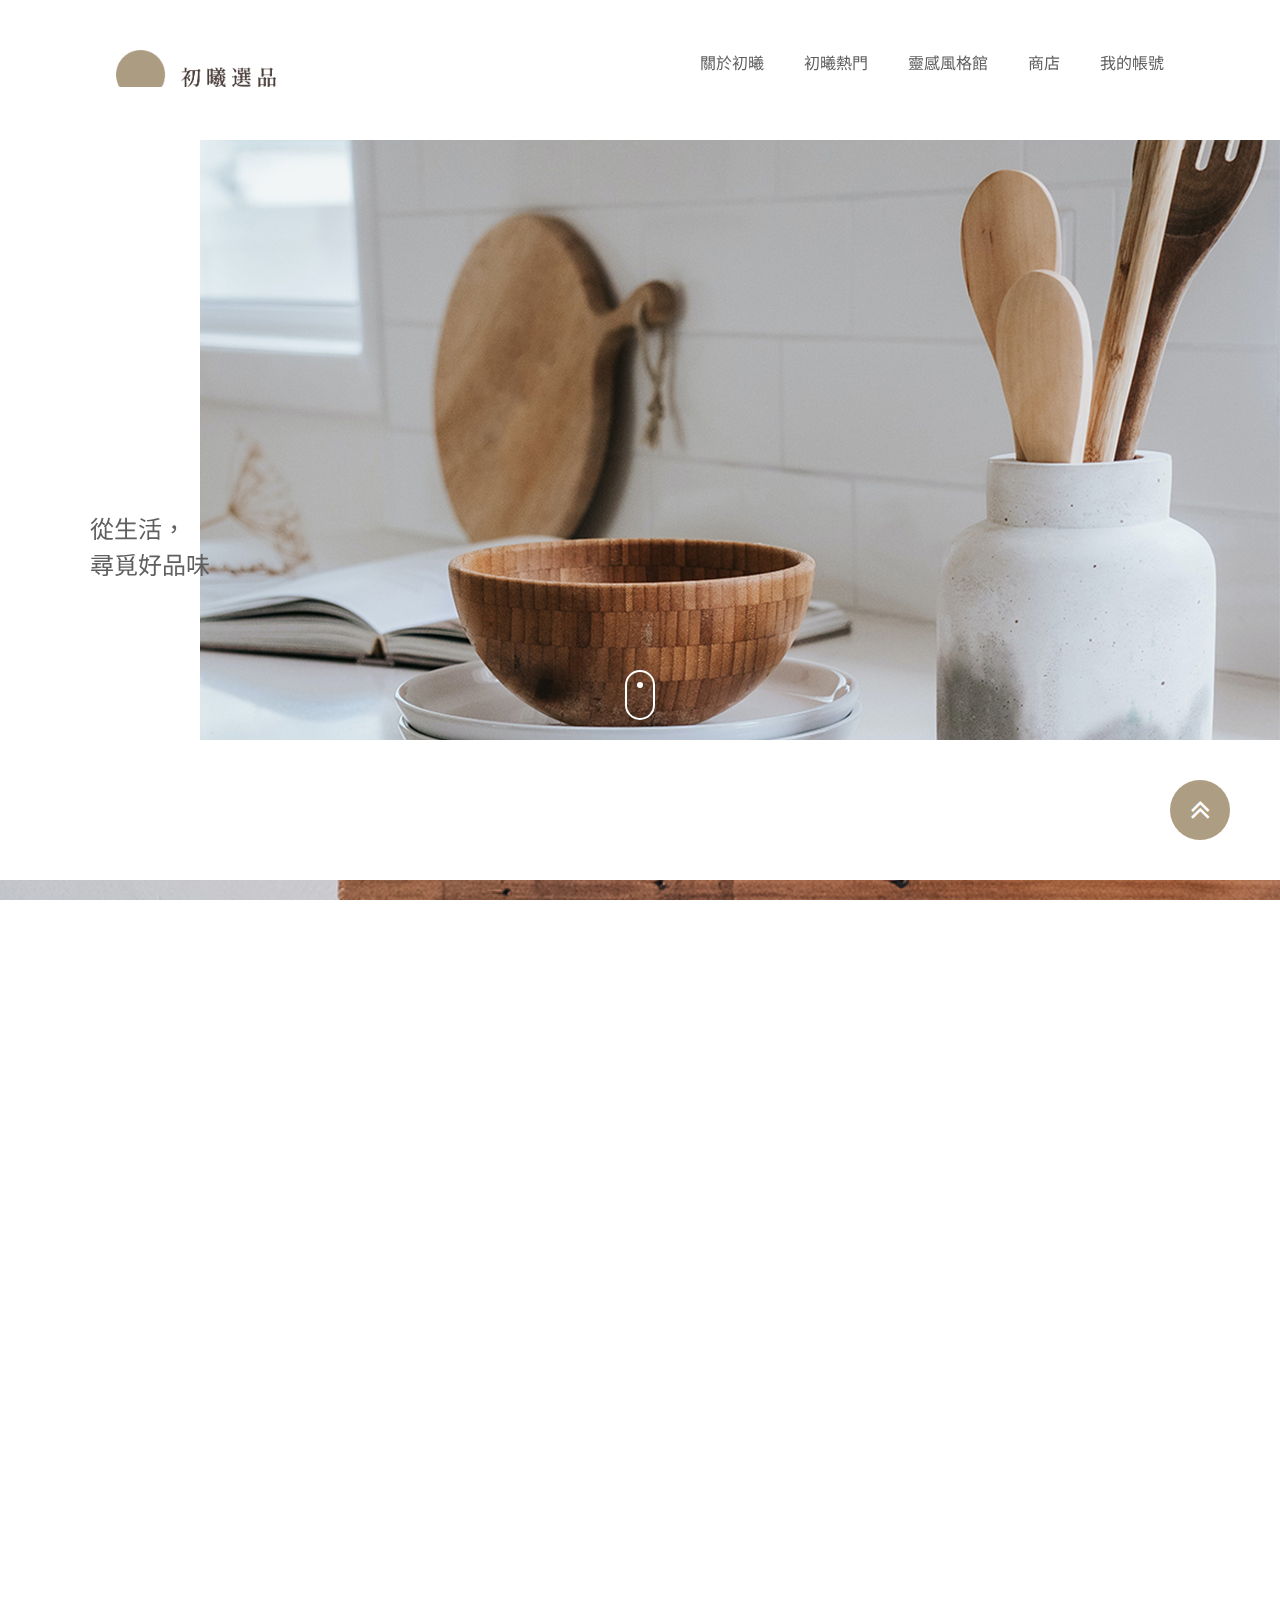
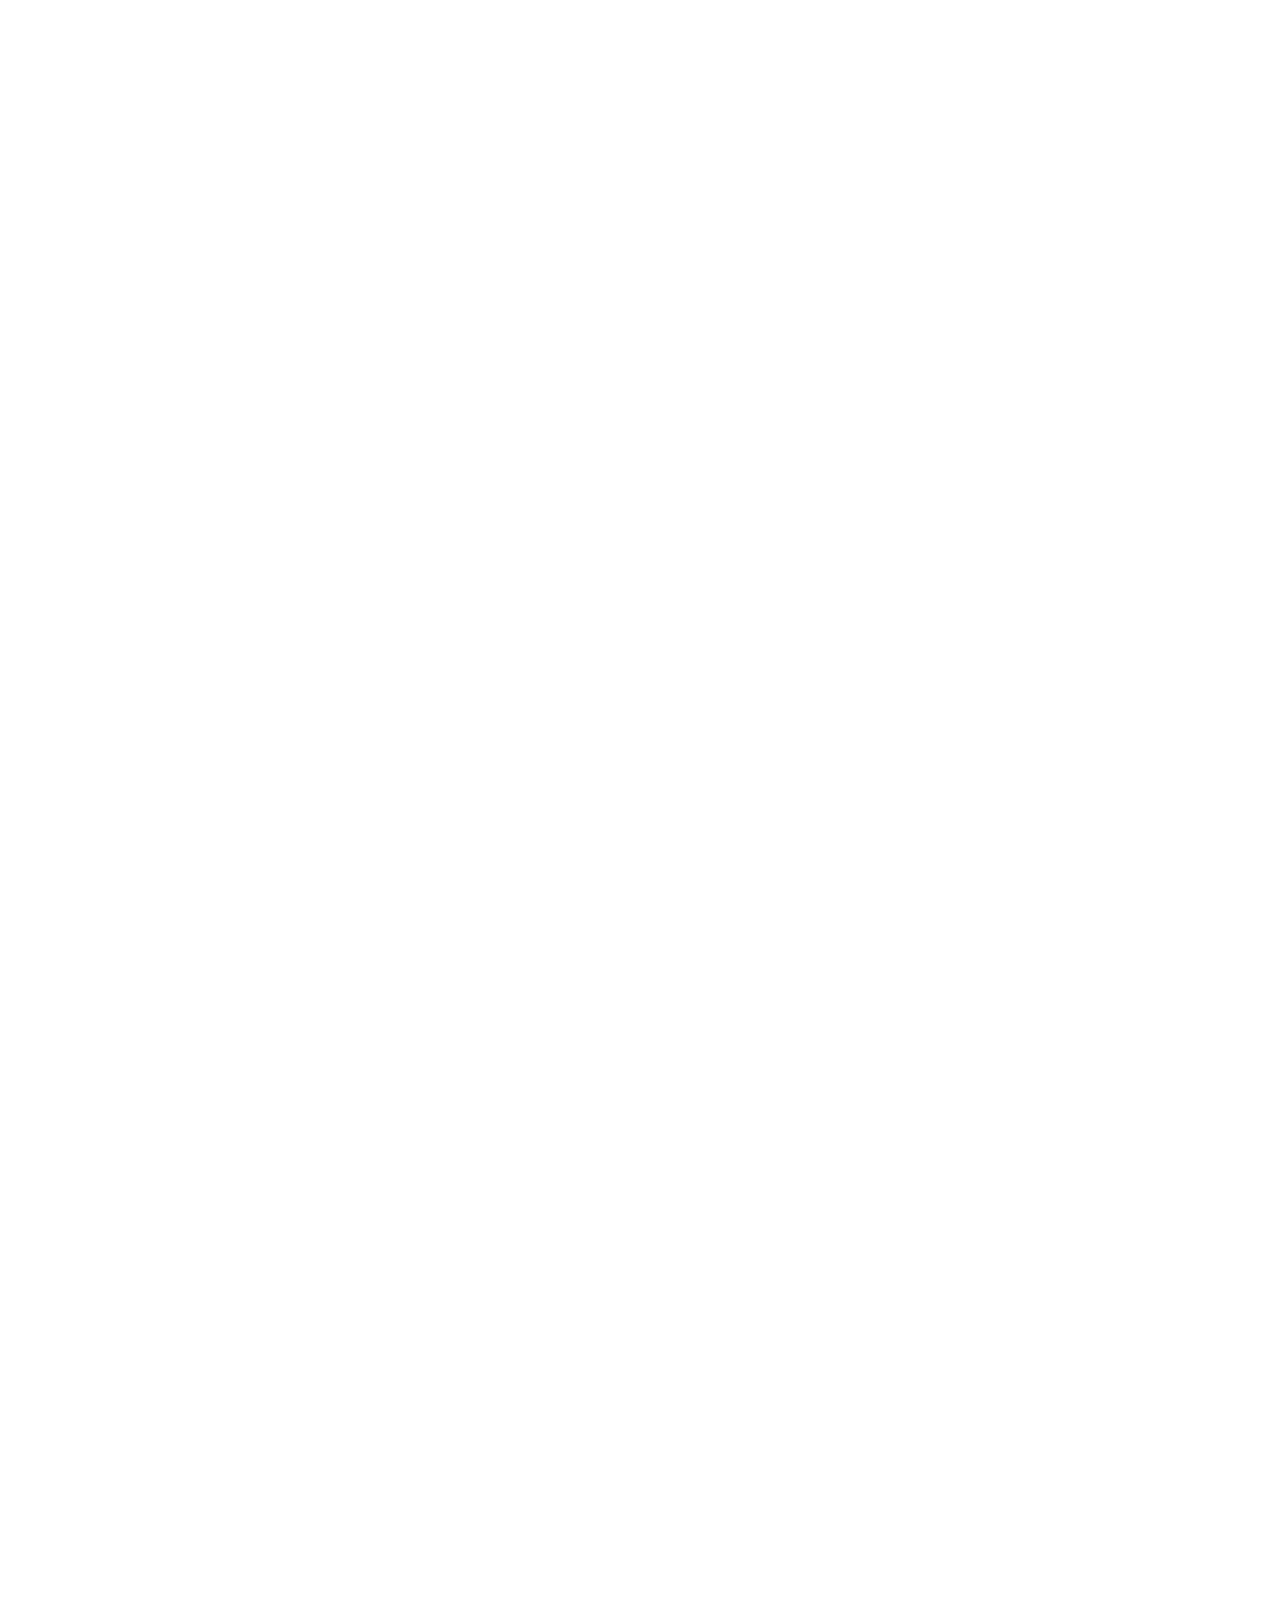
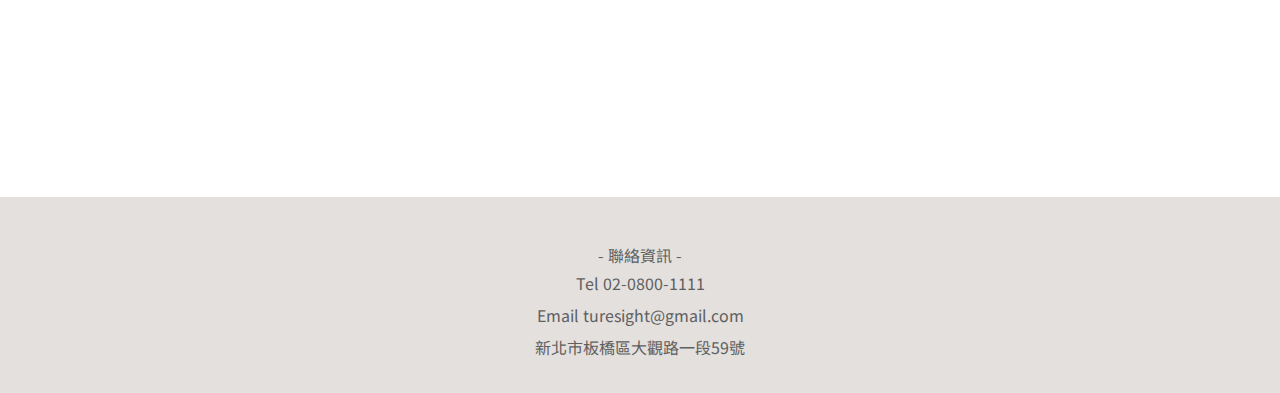
<file: index.html>
<!DOCTYPE html>
<html lang="eng">
<head>
    <meta charset="UTF-8">
    <meta http-equiv="X-UA-Compatible" content="IE=edge">
    <meta name="viewport" content="width=device-width, initial-scale=1.0">
    <link rel="stylesheet" href="./css/reset.css">
    <link rel="stylesheet" href="https://unpkg.com/aos@next/dist/aos.css" />
    <link rel="stylesheet" href="https://stackpath.bootstrapcdn.com/font-awesome/4.7.0/css/font-awesome.min.css">
    <link rel="stylesheet" href="./css/style.css">
    <title>初曦選品 True Sight </title>
</head>
<body>
    <header>
        <div class="top">
            <div class="logo">
                <a href="./index.html"><img class="logo_hori" src="./img/logo_small.png">
                </img></a>
            </div>
            <nav class="top-right">
                <ul>
                    <li class="sec_1"><a href="./index.html">關於初曦</a> </li>
                    <li class="sec_2"><a href="">初曦熱門</a></li>
                    <li class="sec_3"><a href="">靈感風格館</a></li>
                    <li><a href="./store.html">商店</a> </li>
                    <li><a href="">我的帳號</a></li>
                </ul>
            </nav>
        </div>
    </header>
    <main>
        <div class="title">
            <img class="big1" src="./img/big01.jpg" alt="" data-aos="fade-left">
            <h2 data-aos="fade-right">從生活，<br>
                尋覓好品味
            </h2>
        </div>
        <section id="section10" class="demo">
            <a href=".sec"><span></span></a>
        </section>
        <div class="sec">
            <div class="big2">
                <div class="sec1">
                    <div class="sec1_center" data-aos="fade-up">
                        <h1>- 關於初曦 -</h1>
                        <p>
                            也想為自己打造專屬你的角落美學，讓初曦精選質感小物陪伴認真生活的你。
                            <br>不經意的帶你回到那個最想念的時光。
                        </p>
                    </div>
                </div>
            </div>
        </div>
        <div class="sec">
            <h1 data-aos="fade-up">- 初曦熱門 -</h1>
            <div class="sec2">
                <div class="goods1" data-aos="fade-up">
                    <a href="./store.html">
                        <img src="./img/goods1.jpg" alt="">
                    </a>
                    <h3>裸女小花器</h3>
                    <p>NT$1280</p>
                </div>
                <div class="goods2" data-aos="fade-up">
                    <a href="./store.html">
                        <img src="./img/goods2.jpg" alt="">
                    </a>
                    <h3>斑紋扁形馬克杯</h3>
                    <p>NT$1280</p>
                </div>
                <div class="goods3" data-aos="fade-up">
                    <a href="./store.html">
                        <img src="./img/goods3.jpg" alt="">
                    </a>
                    <h3>陶瓷落地大花器</h3>
                    <p>NT$1280</p>
                </div>
                <div class="goods4" data-aos="fade-up">
                    <a href="./store.html">
                        <img src="./img/goods4.jpg" alt="">
                    </a>
                    <h3>古藏相機防潮箱</h3>
                    <p>NT$1280</p>
                </div>
                <div class="goods5" data-aos="fade-up">
                    <a href="./store.html">
                        <img src="./img/goods5.jpg" alt="">
                    </a>
                    <h3>波佐見燒金典茶器組</h3>
                    <p>NT$1280</p>
                </div>
                <div class="goods6" data-aos="fade-up">
                    <a href="./store.html">
                        <img src="./img/goods6.jpg" alt="">
                    </a>
                    <h3>白釉陶瓷馬克杯</h3>
                    <p>NT$1280</p>
                </div>
            </div>
        </div>
        <div class="sec">
            <h1 data-aos="fade-up">- 靈感風格館 -</h1>
            <div class="sec3">
                <div class="insight1" data-aos="fade-up">
                    <a href="#">
                        <img src="./img/l_insight1.jpg" alt="">
                    </a>
                    <h1>- 英國皇室 -</h1>
                </div>
                <div class="insight2" data-aos="fade-up">
                    <a href="#">
                        <img src="./img/l_insight2.jpg" alt="">
                    </a>
                    <h1>- 日系暖意 -</h1>
                </div>
                <div class="insight3" data-aos="fade-up">
                    <a href="#">
                        <img src="./img/l_insight3.jpg" alt="">
                    </a>
                    <h1>- 北歐簡約 -</h1>
                </div>
            </div>
        </div>
    </main>
    <footer>
        <h3>- 聯絡資訊 -</h3>
        <p>Tel 02-0800-1111 <br>
            Email turesight@gmail.com <br>
            新北市板橋區大觀路一段59號
        </p>
    </footer>
    <a href="#" class="toTop">
        <i class="fa fa-angle-double-up" aria-hidden="true"></i>
      </a>
<!-- jquerymin -->
<script src="./js/jquery-3.3.1.min.js"></script>
<script src="https://unpkg.com/aos@next/dist/aos.js"></script>
<script>
    AOS.init({
        delay: 200,
        duration: 500,
        easing: 'ease',
    });
</script>
<script src="./js/my.js"></script>
</body>
</html>
</file>
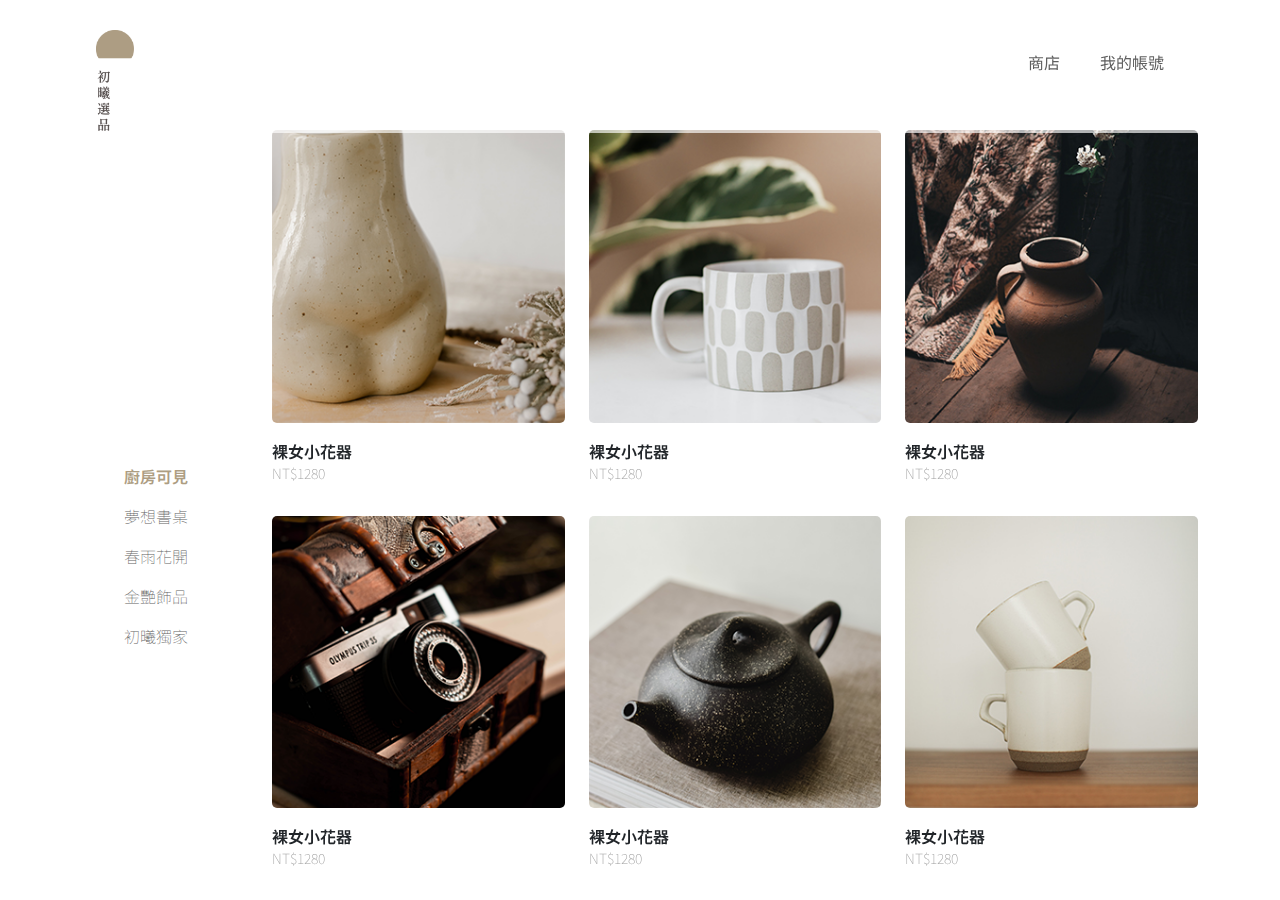
<file: store.html>
<!DOCTYPE html>
<html lang="UTF-8">
<head>
    <meta charset="UTF-8">
    <meta http-equiv="X-UA-Compatible" content="IE=edge">
    <meta name="viewport" content="width=device-width, initial-scale=1.0">
    <link rel="stylesheet" href="./css/reset.css">
    <link rel="stylesheet" href="https://cdn.jsdelivr.net/npm/bootstrap@5.0.1/dist/css/bootstrap.min.css">
    <link rel="stylesheet" href="https://unpkg.com/aos@next/dist/aos.css" />
    <link rel="stylesheet" href="./css/style.css">
    <title>初曦選品 True Sight </title>
</head>
<body>
  <header>
    <div class="top">
        <div class="logo">
            <a href="./index.html"><img src="./img/logo.png" alt=""></a>
        </div>
        <nav class="top-right">
            <ul>
                <li><a href="./store.html">商店</a> </li>
                <li><a href="">我的帳號</a></li>
            </ul>
        </nav>
    </div>
  </header>
    <main>
        <div class="store">
            <div class="container">
                <!-- <h1 class="h1_side">- 初曦精選 -</h1> -->
                <div class="row">
                  <div class="col-2">
                    <div class="list-group" id="list-tab" role="tablist">
                      <a class="list-group-item list-group-item-action active" id="list-home-list" data-bs-toggle="list" href="#list-1" role="tab" aria-controls="home">廚房可見</a>
                      <a class="list-group-item list-group-item-action" id="list-profile-list" data-bs-toggle="list" href="#list-2" role="tab" aria-controls="profile">夢想書桌</a>
                      <a class="list-group-item list-group-item-action" id="list-messages-list" data-bs-toggle="list" href="#list-3" role="tab" aria-controls="messages">春雨花開</a>
                      <a class="list-group-item list-group-item-action" id="list-messages-list" data-bs-toggle="list" href="#list-4" role="tab" aria-controls="messages">金艷飾品</a>
                      <a class="list-group-item list-group-item-action" id="list-messages-list" data-bs-toggle="list" href="#list-5" role="tab" aria-controls="messages">初曦獨家</a>
                    </div>
                  </div>
                  <div class="col-10">
                    <div class="tab-content" id="nav-tabContent">
                      <div class="tab-pane fade show active" id="list-1" role="tabpanel" aria-labelledby="list-home-list">
                        <div class="row">
                          <div class="col-4" data-aos="zoom-in-up">
                            <a class="card" href="./storemodal.html" >
                                <img src="./img/goods1.jpg" class="card-img-top img-fluid img-hover">
                                <div class="card-body">
                                  <h3 class="card-title">裸女小花器</h3>
                                  <p class="card-text">NT$1280</p>
                                </div>
                            </a>
                          </div>
                          <div class="col-4" data-aos="zoom-in-up">
                            <a class="card" href="./storemodal.html" >
                                <img src="./img/goods2.jpg" class="card-img-top img-fluid img-hover">
                                <div class="card-body">
                                  <h3 class="card-title">裸女小花器</h3>
                                  <p class="card-text">NT$1280</p>
                                </div>
                            </a>
                          </div>
                          <div class="col-4" data-aos="zoom-in-up">
                            <div class="card">
                              <img src="./img/goods3.jpg" class="card-img-top img-hover">
                              <div class="card-body">
                                <h3 class="card-title">裸女小花器</h3>
                                <p class="card-text">NT$1280</p>
                              </div>
                            </div>
                          </div>
                        </div>
                        <div class="row">
                            <div class="col-4" data-aos="zoom-in-up">
                                <a class="card" href="./storemodal.html" >
                                <img src="./img/goods4.jpg" class="card-img-top img-fluid img-hover">
                                <div class="card-body">
                                  <h3 class="card-title">裸女小花器</h3>
                                  <p class="card-text">NT$1280</p>
                                </div>
                                </a>
                            </div>
                            <div class="col-4" data-aos="zoom-in-up">
                              <a class="card" href="./storemodal.html" >
                                <img src="./img/goods5.jpg" class="card-img-top img-hover">
                                <div class="card-body">
                                  <h3 class="card-title">裸女小花器</h3>
                                  <p class="card-text">NT$1280</p>
                                </div>
                                </a>
                            </div>
                            <div class="col-4" data-aos="zoom-in-up">
                                <a class="card" href="./storemodal.html" >
                                    <img src="./img/goods6.jpg" class="card-img-top img-fluid img-hover">
                                    <div class="card-body">
                                      <h3 class="card-title">裸女小花器</h3>
                                      <p class="card-text">NT$1280</p>
                                    </div>
                                </a>
                            </div>
                          </div>
                      </div>
                      <div class="tab-pane fade" id="list-2" role="tabpanel" aria-labelledby="list-profile-list">
                        <div class="row">
                            <div class="col-4" data-aos="zoom-in-up">
                              <a class="card" href="./storemodal.html" >
                                  <img src="./img/goods7.jpg" class="card-img-top img-fluid img-hover">
                                  <div class="card-body">
                                    <h3 class="card-title">裸女小花器</h3>
                                    <p class="card-text">NT$1280</p>
                                  </div>
                              </a>
                            </div>
                            <div class="col-4" data-aos="zoom-in-up">
                              <a class="card" href="./storemodal.html" >
                                  <img src="./img/goods8.jpg" class="card-img-top img-fluid img-hover">
                                  <div class="card-body">
                                    <h3 class="card-title">裸女小花器</h3>
                                    <p class="card-text">NT$1280</p>
                                  </div>
                              </a>
                            </div>
                            <div class="col-4" data-aos="zoom-in-up">
                              <a class="card" href="./storemodal.html" >
                                <img src="./img/goods9.jpg" class="card-img-top img-fluid img-hover">
                                <div class="card-body">
                                  <h3 class="card-title">裸女小花器</h3>
                                  <p class="card-text">NT$1280</p>
                                </div>
                            </a>
                            </div>
                          </div>
                      </div>
                      <div class="tab-pane fade" id="list-3" role="tabpanel" aria-labelledby="list-messages-list">
                        <div class="row">
                            <div class="col-4" data-aos="zoom-in-up">
                              <a class="card" href="./storemodal.html" >
                                  <img src="./img/goods6.jpg" class="card-img-top img-fluid img-hover">
                                  <div class="card-body">
                                    <h3 class="card-title">裸女小花器</h3>
                                    <p class="card-text">NT$1280</p>
                                  </div>
                              </a>
                            </div>
                            <div class="col-4" data-aos="zoom-in-up">
                              <a class="card" href="./storemodal.html" >
                                  <img src="./img/goods4.jpg" class="card-img-top img-fluid img-hover">
                                  <div class="card-body">
                                    <h3 class="card-title">裸女小花器</h3>
                                    <p class="card-text">NT$1280</p>
                                  </div>
                              </a>
                            </div>
                            <div class="col-4" data-aos="zoom-in-up">
                              <a class="card" href="./storemodal.html" >
                                  <img src="./img/goods8.jpg" class="card-img-top img-fluid img-hover">
                                  <div class="card-body">
                                    <h3 class="card-title">裸女小花器</h3>
                                    <p class="card-text">NT$1280</p>
                                  </div>
                              </a>
                            </div>
                          </div>
                          <div class="row">
                              <div class="col-4" data-aos="zoom-in-up">
                                <a class="card" href="./storemodal.html" >
                                  <img src="./img/goods3.jpg" class="card-img-top img-fluid img-hover">
                                  <div class="card-body">
                                    <h3 class="card-title">裸女小花器</h3>
                                    <p class="card-text">NT$1280</p>
                                  </div>
                              </a>
                              </div>
                              <div class="col-4" data-aos="zoom-in-up">
                                <a class="card" href="./storemodal.html" >
                                  <img src="./img/goods9.jpg" class="card-img-top img-hover">
                                  <div class="card-body">
                                    <h3 class="card-title">裸女小花器</h3>
                                    <p class="card-text">NT$1280</p>
                                  </div>
                                  </a>
                              </div>
                              <div class="col-4" data-aos="zoom-in-up">
                                <a class="card" href="./storemodal.html" >
                                  <img src="./img/goods1.jpg" class="card-img-top img-fluid img-hover">
                                  <div class="card-body">
                                    <h3 class="card-title">裸女小花器</h3>
                                    <p class="card-text">NT$1280</p>
                                  </div>
                              </a>
                              </div>
                            </div>
                        <div class="row">
                                <div class="col-4" data-aos="zoom-in-up">
                                  <a class="card" href="./storemodal.html" >
                                    <img src="./img/goods7.jpg" class="card-img-top img-fluid img-hover">
                                    <div class="card-body">
                                      <h3 class="card-title">裸女小花器</h3>
                                      <p class="card-text">NT$1280</p>
                                    </div>
                                </a>
                                </div>
                                <div class="col-4" data-aos="zoom-in-up">
                                  <a class="card" href="./storemodal.html" >
                                    <img src="./img/goods8.jpg" class="card-img-top img-fluid img-hover">
                                    <div class="card-body">
                                      <h3 class="card-title">裸女小花器</h3>
                                      <p class="card-text">NT$1280</p>
                                    </div>
                                </a>
                                </div>
                                <div class="col-4" data-aos="zoom-in-up">
                                  <a class="card" href="./storemodal.html" >
                                    <img src="./img/goods9.jpg" class="card-img-top img-fluid img-hover">
                                    <div class="card-body">
                                      <h3 class="card-title">裸女小花器</h3>
                                      <p class="card-text">NT$1280</p>
                                    </div>
                                </a>
                                </div>
                            </div>
                      </div>
                      <div class="tab-pane fade" id="list-4" role="tabpanel" aria-labelledby="list-messages-list">
                        <div class="row">
                            <div class="col-4" data-aos="zoom-in-up">
                              <a class="card" href="./storemodal.html" >
                                <img src="./img/goods3.jpg" class="card-img-top img-fluid img-hover">
                                <div class="card-body">
                                  <h3 class="card-title">裸女小花器</h3>
                                  <p class="card-text">NT$1280</p>
                                </div>
                            </a>
                            </div>
                            <div class="col-4" data-aos="zoom-in-up">
                              <a class="card" href="./storemodal.html" >
                                <img src="./img/goods2.jpg" class="card-img-top img-fluid img-hover">
                                <div class="card-body">
                                  <h3 class="card-title">裸女小花器</h3>
                                  <p class="card-text">NT$1280</p>
                                </div>
                            </a>
                            </div>
                            <div class="col-4" data-aos="zoom-in-up">
                              <a class="card" href="./storemodal.html" >
                                <img src="./img/goods1.jpg" class="card-img-top img-fluid img-hover">
                                <div class="card-body">
                                  <h3 class="card-title">裸女小花器</h3>
                                  <p class="card-text">NT$1280</p>
                                </div>
                            </a>
                            </div>
                          </div>
                          <div class="row">
                              <div class="col-4" data-aos="zoom-in-up">
                                <a class="card" href="./storemodal.html" >
                                  <img src="./img/goods6.jpg" class="card-img-top img-fluid img-hover">
                                  <div class="card-body">
                                    <h3 class="card-title">裸女小花器</h3>
                                    <p class="card-text">NT$1280</p>
                                  </div>
                              </a>
                              </div>
                              <div class="col-4" data-aos="zoom-in-up">
                                <a class="card" href="./storemodal.html" >
                                  <img src="./img/goods5.jpg" class="card-img-top img-fluid img-hover">
                                  <div class="card-body">
                                    <h3 class="card-title">裸女小花器</h3>
                                    <p class="card-text">NT$1280</p>
                                  </div>
                              </a>
                              </div>
                              <div class="col-4" data-aos="zoom-in-up">
                                <a class="card" href="./storemodal.html" >
                                  <img src="./img/goods4.jpg" class="card-img-top img-fluid img-hover">
                                  <div class="card-body">
                                    <h3 class="card-title">裸女小花器</h3>
                                    <p class="card-text">NT$1280</p>
                                  </div>
                              </a>
                              </div>
                            </div>
                      </div>
                      <div class="tab-pane fade" id="list-5" role="tabpanel" aria-labelledby="list-messages-list">
                        <div class="row">
                            <div class="col-4" data-aos="zoom-in-up">
                              <a class="card" href="./storemodal.html" >
                                <img src="./img/goods9.jpg" class="card-img-top img-fluid img-hover">
                                <div class="card-body">
                                  <h3 class="card-title">裸女小花器</h3>
                                  <p class="card-text">NT$1280</p>
                                </div>
                            </a>
                            </div>
                            <div class="col-4" data-aos="zoom-in-up">
                              <a class="card" href="./storemodal.html" >
                                <img src="./img/goods8.jpg" class="card-img-top img-fluid img-hover">
                                <div class="card-body">
                                  <h3 class="card-title">裸女小花器</h3>
                                  <p class="card-text">NT$1280</p>
                                </div>
                            </a>
                            </div>
                            <div class="col-4" data-aos="zoom-in-up">
                              <a class="card" href="./storemodal.html" >
                                <img src="./img/goods7.jpg" class="card-img-top img-fluid img-hover">
                                <div class="card-body">
                                  <h3 class="card-title">裸女小花器</h3>
                                  <p class="card-text">NT$1280</p>
                                </div>
                            </a>
                            </div>
                          </div>
                          <div class="row">
                              <div class="col-4" data-aos="zoom-in-up">
                                <a class="card" href="./storemodal.html" >
                                  <img src="./img/goods4.jpg" class="card-img-top img-fluid img-hover">
                                  <div class="card-body">
                                    <h3 class="card-title">裸女小花器</h3>
                                    <p class="card-text">NT$1280</p>
                                  </div>
                              </a>
                              </div>
                              <div class="col-4" data-aos="zoom-in-up">
                                <a class="card" href="./storemodal.html" >
                                  <img src="./img/goods3.jpg" class="card-img-top img-fluid img-hover">
                                  <div class="card-body">
                                    <h3 class="card-title">裸女小花器</h3>
                                    <p class="card-text">NT$1280</p>
                                  </div>
                              </a>
                              </div>
                              <div class="col-4" data-aos="zoom-in-up">
                                <a class="card" href="./storemodal.html" >
                                  <img src="./img/goods2.jpg" class="card-img-top img-fluid img-hover">
                                  <div class="card-body">
                                    <h3 class="card-title">裸女小花器</h3>
                                    <p class="card-text">NT$1280</p>
                                  </div>
                              </a>
                              </div>
                            </div>
                      </div>
                    </div>
                  </div>
                </div>
              </div>
        </div>
    </main>
    <script src="https://cdnjs.cloudflare.com/ajax/libs/jquery/3.6.0/jquery.min.js"></script>
    <script src="https://cdn.jsdelivr.net/npm/bootstrap@5.0.1/dist/js/bootstrap.bundle.min.js"></script>
    <script src="https://unpkg.com/aos@next/dist/aos.js"></script>
<script>
    AOS.init({
        delay: 200,
        duration: 500,
        easing: 'ease',
      });
</script>
    <script src="./js/my.js"></script>
</body>
</html>
</file>
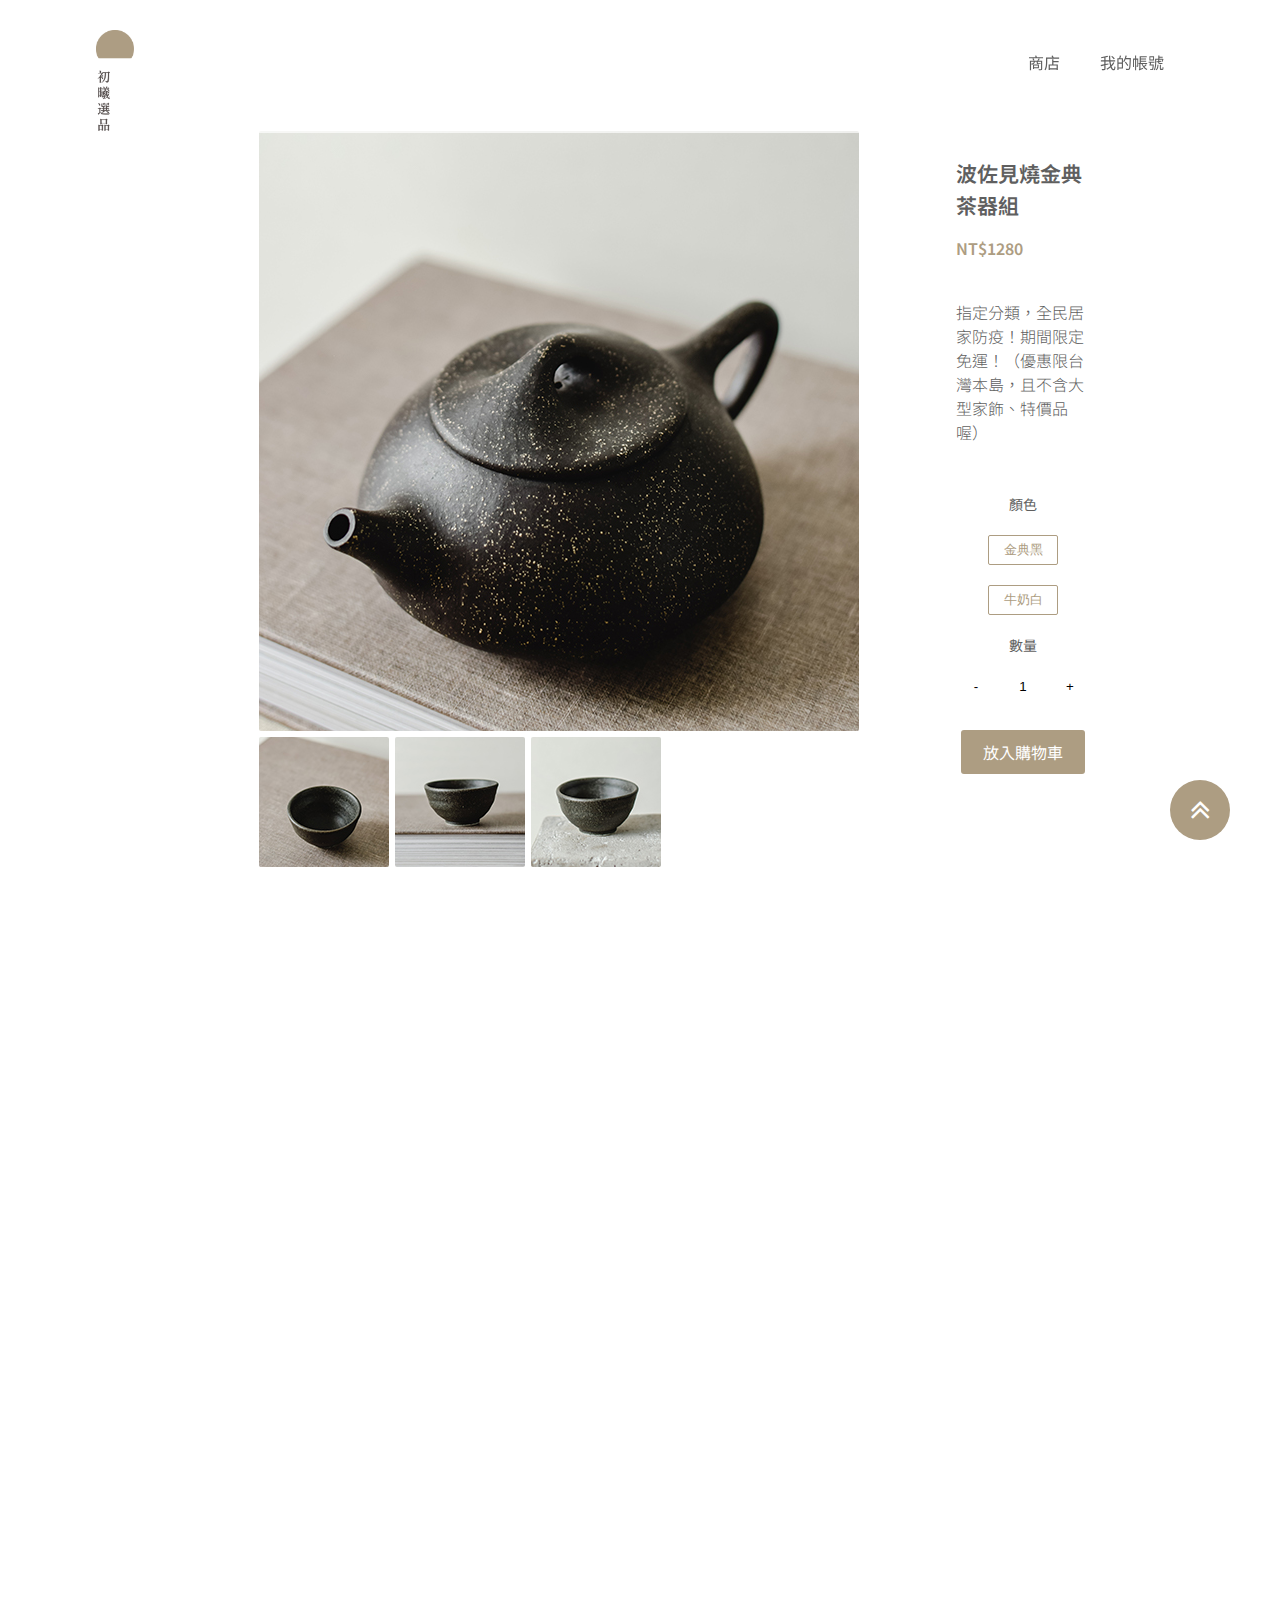
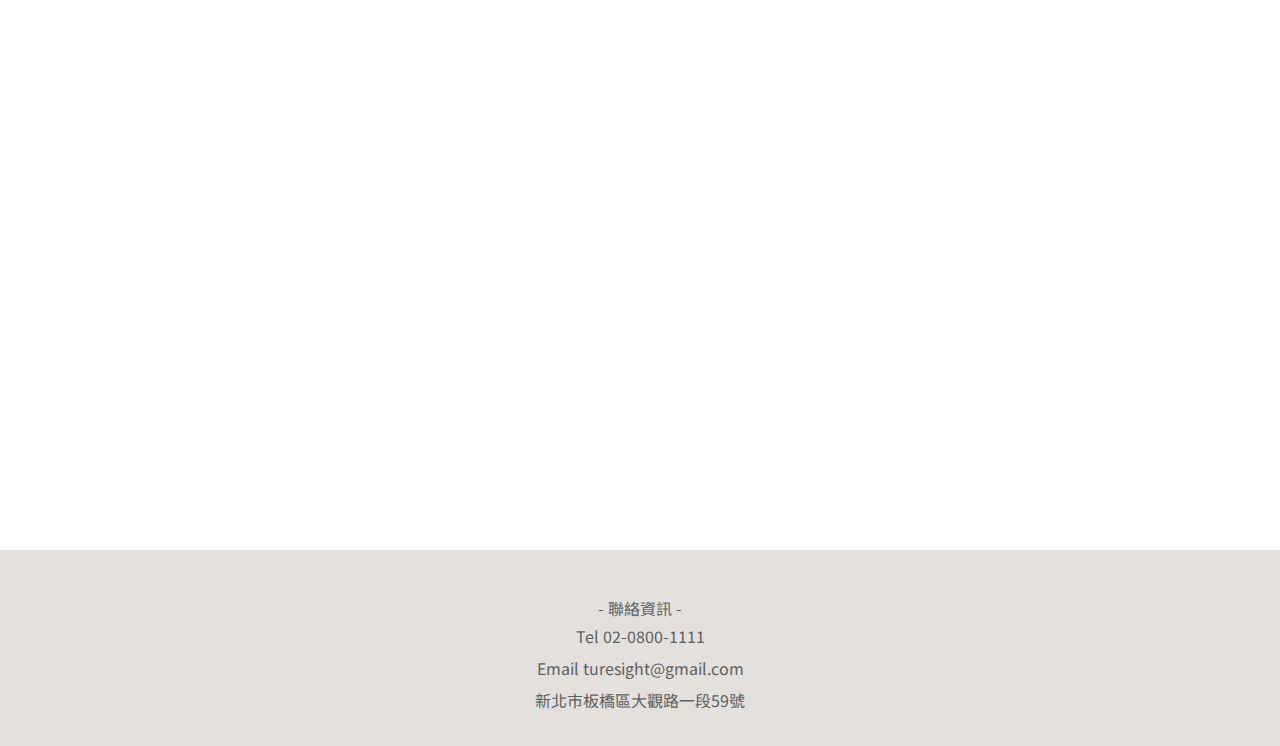
<file: storemodal.html>
<!DOCTYPE html>
<html lang="UTF-8">
<head>
    <meta charset="UTF-8">
    <meta http-equiv="X-UA-Compatible" content="IE=edge">
    <meta name="viewport" content="width=device-width, initial-scale=1.0">
    <link rel="stylesheet" href="./css/reset.css">
    <link rel="stylesheet" href="https://unpkg.com/aos@next/dist/aos.css" />
    <link rel="stylesheet" href="https://stackpath.bootstrapcdn.com/font-awesome/4.7.0/css/font-awesome.min.css">
    <link rel="stylesheet" href="./css/style.css">
    <title>初曦選品 True Sight </title>
</head>
<body>
    <header>
        <div class="top">
            <div class="logo">
                <a href="./index.html"><img src="./img/logo.png" alt=""></a>
            </div>
            <nav class="top-right">
                <ul>
                    <li><a href="./store.html">商店</a> </li>
                    <li><a href="">我的帳號</a></li>
                </ul>
            </nav>
        </div>
    </header>
    <main>
        <div class="main-center">
            <div class="sec4">
                <div class="modal">
                    <div class="modal_window">
                        <img src="./img/bgoods1.jpg" alt="">
                    </div>
                    <img src="./img/sgoods2.jpg" alt="">
                    <img src="./img/sgoods3.jpg" alt="">
                    <img src="./img/sgoods4.jpg" alt="">
                </div>
                <div class="word_side">
                    <h3>波佐見燒金典茶器組</h3>
                    <h3 class="word1">NT$1280</h3>
                    <p>指定分類，全民居家防疫！期間限定免運！（優惠限台灣本島，且不含大型家飾、特價品喔）</p>
                    <div class="center">
                        <h3>顏色</h3>
                        <div class="btn_choose">
                            <button class="btn_bla">金典黑</button>
                            <button class="btn_whi">牛奶白</button>
                        </div>
                        <h3>數量</h3>
                        <!-- codepen -->
                        <div class="input-group">
                            <div class="input-group-btn">
                                <button id="down" class="btn btn-default" onclick=" down('0')"><span class="glyphicon glyphicon-minus">-</span></button>
                            </div>
                            <input type="text" id="myNumber" class="form-control input-number" value="1" />
                            <div class="input-group-btn">
                                <button id="up" class="btn btn-default" onclick="up('10')"><span class="glyphicon glyphicon-plus">+</span></button>
                            </div>
                        </div>
                        <br>
                        <a href="#" class="btn_buy">
                            <p>放入購物車</p>
                        </a>
                    </div>
                </div>
            </div>
            <div class="word">
                <h3 data-aos="fade-up">- 商品描述 -</h3>
                <p data-aos="fade-up">
                    可使用於洗碗機、微波爐，不可用烤箱 <br>
                    材料：陶器 / 日本製<br>
                    尺寸：寬 8.5 cm   長 8.5 cm   高 11.5 cm / 275 ml
                </p>
                <h3 data-aos="fade-up">- 了解更多 -</h3>
                <p data-aos="fade-up">材質光滑好清洗，內加隔熱保溫不易燙手</p>
                <h3 data-aos="fade-up">- 相關產品 -</h3>
            </div>
            <div class="related">
                
                <div class="goods7" data-aos="fade-up">
                     <a href="./store.html">
                        <img src="./img/goods7.jpg" alt="">
                     </a>
                      <h3>陶瓷茶器組</h3>
                      <p>NT$420</p>
                </div>
                <div class="goods8" data-aos="fade-up">
                    <a href="./store.html">
                   <img src="./img/goods8.jpg" alt="">
                    </a>
                     <h3>BIALEM不鏽鋼沖茶組</h3>
                     <p>NT$860</p>
                </div>
                <div class="goods9" data-aos="fade-up">
                    <a href="./store.html">
                   <img src="./img/goods9.jpg" alt="">
                    </a>
                     <h3>BIALEM不鏽鋼沖茶組</h3>
                     <p>NT$1850</p>
                </div>
            </div>
        </div>

    </main>
    <footer>
        <h3>- 聯絡資訊 -</h3>
        <p>Tel 02-0800-1111 <br>
            Email turesight@gmail.com <br>
            新北市板橋區大觀路一段59號
        </p>
    </footer>
    <a href="#" class="toTop">
        <i class="fa fa-angle-double-up" aria-hidden="true"></i>
      </a>
    <script>
        // codepen btn
        function up(max) {
    document.getElementById("myNumber").value = parseInt(document.getElementById("myNumber").value) + 1;
    if (document.getElementById("myNumber").value >= parseInt(max)) {
        document.getElementById("myNumber").value = max;
    }
    }
        function down(min) {
    document.getElementById("myNumber").value = parseInt(document.getElementById("myNumber").value) - 1;
    if (document.getElementById("myNumber").value <= parseInt(min)) {
        document.getElementById("myNumber").value = min;
    }
    }
    // codepen btn end

    </script>
    <script src="https://unpkg.com/aos@next/dist/aos.js"></script>
    <script>
        AOS.init({
            delay: 200,
            duration: 500,
            easing: 'ease',
          });
    </script>
    <script src="./js/my.js"></script>
</body>
</html>
</file>
<file: css/style.css>
@import url(reset.css);
@import url('https://fonts.googleapis.com/css2?family=Noto+Sans+TC:wght@300;400;700&display=swap');
/* all */
body{
    line-height: 1.5;
    font-family: 'Noto Sans TC', sans-serif;
    color: #5f5f5f;
    width: 100%;
}
body::-webkit-scrollbar {
    display: none;
}
h1{
    display: block;
    color: #5f5f5f;
    letter-spacing: 0.2;
    font-size: 28px;
    /* margin: 30px auto; */
    text-align: center;
    font-family: 'Noto Sans TC', sans-serif;
    font-weight: 400;
}
h2{
    color: #5f5f5f;
    font-size: 24px;
    margin: 30px;
}
h3{
    color: #5f5f5f;
    margin-top: 1em;

}
p{
    color: #5f5f5f;
    font-size: 16px;
    line-height: 1.5;
    font-weight: 300;

}
a{
    display: block;
    text-decoration: none;
    color: #5f5f5f;
}
img{
    display: block;
}
/* -----------------------index---------------------- */
/* header */
header{
    width: 100vw;
    position: fixed;
    z-index: 99;
    background-color: #ffffffac;
    padding-top: 30px;
}

.top{
    max-width: 85vw;
    margin: 0px auto 0px;
    display: flex;
    justify-content: space-between;
	align-items: flex-end;
}
.smallTop{
    width: 100%;
	height: 60px;
    padding-top: 0px;
	position: fixed;
	left: 0;
	top: -80px;
	opacity: 0;
	
}
.logo img{
    width: 38px;
}
.logo .logo_hori{
    width: 160px;
    margin: 20px;
}
.top-right{
    align-self: flex-start;
}
.top-right ul{
    display: flex;
}
.top-right li{
    margin: 20px;
}
.top-right a{
    color: #5f5f5f;
    font-weight: normal;
}
.top-right li:hover a{
    color: #AD9D82;
}
/* scroll */
section {
    position: relative;
    width: 100%;
    height: 100%;
  }
  section::after {
    position: absolute;
    bottom: 0;
    left: 0;
    content: '';
    width: 100%;
    height: 80%;
    background: -webkit-linear-gradient(top,rgba(0,0,0,0) 0,rgba(0,0,0,.8) 80%,rgba(0,0,0,.8) 100%);
    background: linear-gradient(to bottom,rgba(0,0,0,0) 0,rgba(0,0,0,.8) 80%,rgba(0,0,0,.8) 100%);
  }
  section h1 {
    position: absolute;
    top: 50%;
    left: 50%;
    z-index: 2;
    -webkit-transform: translate(-50%, -50%);
    transform: translate(-50%, -50%);
    color: #fff;
    font : normal 300 64px/1 'Josefin Sans', sans-serif;
    text-align: center;
    white-space: nowrap;
  }
  #section10 { 
      background: url(https://picsum.photos/1200/800?image=516) center center / cover no-repeat;
    }
  .demo a {
    position: absolute;
    bottom: 20px;
    left: 50%;
    z-index: 2;
    display: inline-block;
    -webkit-transform: translate(0, -50%);
    transform: translate(0, -50%);
    color: #fff;
    font : normal 400 20px/1 'Josefin Sans', sans-serif;
    letter-spacing: .1em;
    text-decoration: none;
    transition: opacity .3s;
  }
  .demo a:hover {
    opacity: .5;
  }
  #section10 a {
    padding-top: 60px;
  }
  #section10 a span {
    position: absolute;
    top: 0;
    left: 50%;
    width: 30px;
    height: 50px;
    margin-left: -15px;
    border: 2px solid #fff;
    border-radius: 50px;
    box-sizing: border-box;
  }
  #section10 a span::before {
    position: absolute;
    top: 10px;
    left: 50%;
    content: '';
    width: 6px;
    height: 6px;
    margin-left: -3px;
    background-color: #fff;
    border-radius: 100%;
    -webkit-animation: sdb10 2s infinite;
    animation: sdb10 2s infinite;
    box-sizing: border-box;
  }
  @-webkit-keyframes sdb10 {
    0% {
      -webkit-transform: translate(0, 0);
      opacity: 0;
    }
    40% {
      opacity: 1;
    }
    80% {
      -webkit-transform: translate(0, 20px);
      opacity: 0;
    }
    100% {
      opacity: 0;
    }
  }
  @keyframes sdb10 {
    0% {
      transform: translate(0, 0);
      opacity: 0;
    }
    40% {
      opacity: 1;
    }
    80% {
      transform: translate(0, 20px);
      opacity: 0;
    }
    100% {
      opacity: 0;
    }
  }
/* main */
main{
     background-color: #fff;
     /* margin: 140px 0 0 0; */
}
/* title */
.title {
    display: flex;
    flex-direction: row-reverse;
    align-items: flex-end;
    position: relative;
}
.title h2{
    position: absolute;
    left: 60px;
    top: 480px;
}
.title img{
    margin: 140px 0 40px;
    transition-property: all;
    transition-delay: 1s;

}
/* sec */
.sec{
    margin: 100px auto 0px;
}
/* sec1 */
.sec1{
    margin: 0 auto;
    text-align: center;
    position: relative;
}
.sec1 img{
    margin: 80px 0;
}
.big2{
    background-image: url(../img/big02.jpg);
    width: 100vw;
    background-size: cover;
    background-attachment: fixed;
    height: 40vh;
    margin: 0 auto;
}
.sec1_center{
   position: absolute;
   top: 100px;
   left: 440px;
}
.sec1 h1,.sec1 p{
    color: #fff;
    display: flex;
    flex-direction: column;
    align-items: center;
}
/* sec2 */
.sec2{
    display: flex;
    flex-wrap: wrap;
    flex-direction: row-reverse;
    margin: 20px 220px;
}
.goods1,.goods2,.goods3,.goods4,.goods5,.goods6{
    align-content: space-between;
    padding: 3px;
    margin: 0 auto;  
    
}
.goods1 h3,.goods2 h3,.goods3 h3,.goods4 h3,.goods5 h3,.goods6 h3,.goods7 h3,.goods8 h3,.goods9 h3{
    margin: 20px 0 0 0;
    font-weight: 600;
}
.goods1 p,.goods2 p,.goods3 p,.goods4 p,.goods5 p,.goods6 p,.goods7 p,.goods8 p,.goods9 p{
    color: #9c9c9c;
    font-weight: lighter;
    margin-bottom: 40px;
    font-size: 14px;
}
.goods1 img:hover,.goods2 img:hover,.goods3 img:hover,.goods4 img:hover,.goods5 img:hover,.goods6 img:hover,.goods7 img:hover,.goods8 img:hover,.goods9 img:hover{
    background-color: rgba(rgb(63, 63, 63), .3);
    transform: scale(1.01);
    transition: ease .5s;
    filter: brightness(0.7);  
}
.goods1 img,.goods2 img,.goods3 img,.goods4 img,.goods5 img,.goods6 img{
    border-radius: 3px;
}
/* sec3 */
.sec3{
    display: flex;
    margin: 20px 100px ;
    justify-content: space-between;
    max-width: 100%;
}
.insight1,.insight2,.insight3{
    position: relative;
    padding-bottom:50px ;
}
/* .insight1 img,.insight2 img,.insight3 img{
    max-width: 50%;
} */
.insight1 img:hover,.insight2 img:hover,.insight3 img:hover{
    filter: brightness(0.6);
    transition: ease .8s;
}
.insight1 h1,.insight2 h1,.insight3 h1{
    position: absolute;
    margin: -270px 126px;
    color: #fff;
}
/* footer */
footer{
    background-color: #E3E0DE;
    text-align: center;
    padding: 30px 0;
}
footer p{
    font-weight: normal;
    line-height: 2.0;
}
/* totop */
.toTop{
	display: block;
	width: 60px;
	height: 60px;
	background-color: #AD9D82;
	color: white;
	display: flex;
	justify-content: center;
	align-items: center;
	position: fixed;
	right: 50px;
	bottom: 60px;
	text-decoration: none;
	border-radius: 50%;
	font-size: 2em;
	transition: .3s;
}
.toTop .fa{
	transition: .3s;
}
.toTop:hover{
	background-color: #fff;
    border: #5f5f5f 2px solid;
    overflow: hidden;
    box-sizing: border-box;
    clear: both;
}
.toTop:hover .fa{
	transform: translateY(-5px);
    color: #5f5f5f;
}
/* ------------------store----------- */
/* .store{
    display: flex;
    flex-wrap: wrap;
    margin:  0 8% 0 20%;
    flex-direction: row-reverse;
    margin-bottom: 50px;
} */
/* .store .container{
    margin-top: 10%;
} */
.h1_side{
    /* margin: 50px; */
    margin-left: 305px;
    text-align: left;
}
/* 寬度 */
@media (min-width: 1400px){
    .container, .container-lg, .container-md, .container-sm, .container-xl, .container-xxl{
        max-width: 1200px;
    }
}
.card-img-top{
    max-height:200px;
    object-fit: cover;
}
.list-group-item.active{
    color: #AD9D82;
    font-weight: 600;
    background-color: #fff;
    border-color: #fff;
}
.list-group-item{
    border: none;
    padding: .5rem 2.6em;
    color: #5f5f5f;
    font-weight: lighter;
}
.card {
    border: none;
}
.card-img-top{
    max-height: 340px;
}
.card-img, .card-img-top{
    border-radius: 5px;
}
.img-hover:hover{
    background-color: rgba(rgb(63, 63, 63), .3);
    transform: scale(1.01);
    transition: ease 1s;
    filter: brightness(0.6);  
}
.card-body{
    padding: 0;
}
.card-title{
    font-weight: 600;
    margin-bottom: 0;
}
.card-text{
    color: #9c9c9c;
    font-weight: lighter;
    margin-bottom: 40px;
    font-size: 14px;
}
.col-4{
    margin: 1em auto;
    
}
.col-2{
    margin-top: 40%;
    position: relative;
}
.list-group{
    position:fixed;
    z-index: 99;
}
.col-10{
    margin-top: 10%;
}
/* -----------------------storemodal---------------------- */
/* top */

.cart_sure,.main-center .sec4{
    padding-top: 10%;
}
.main-center .sec4{
    padding-top: 10%;
}
/* side */

.aside{
    position: relative; 
}
.side{
    position: absolute;
    top: 450px;

}
.side li{
    padding: 10px 0;
}
.side a{
    font-weight: lighter;

}
.side a:hover{
    font-weight: normal;
    
}
/* sec4 */
.sec4{
    display: flex;
    margin: 0 8% 0 20%;
}
.modal{
    display: flex;
    width: 600px;
    flex-wrap: wrap;  
}
.modal img{
    padding: 3px;
    border-radius: 5px;
}
/* wordside */
.word_side{
    padding: 20px 100px;


}
.word_side h3{
    margin: 10px 0;
    font-weight: 600;
    font-size: 21px;
}
.word_side .word1{
    margin: 15px 0 40px 0;
    font-size: 16px;
    color: #AD9D82;
}
.word_side p{
    margin: 15px 0;
}
.word_side button{
    margin: 15px 0;

}
.btn_choose button{
    color: #AD9D82;
    border: #AD9D82 solid 1px;
    background-color: #fff;
    width: 70px;
    height: 30px;
    border-radius: 2px;
    margin: 10px 8px;
}
.btn_choose button:hover{
    background-color: #AD9D82;
    color: #fff;
}
/* codepen btn */
.input-group{
    display: flex;
    justify-content: center;
    
}
.form-control{
    border: none;
    width: 50px;
    text-align: center;
}
.input-group button{
    background-color: #fff;
    border: #fff;
    height: 30px;
    width: 30px; 
    margin: 5px;

}
.glyphicon span{
    font-size: 1px;
    height: 30px;
    width: 30px; 
}
/* center */
.center{
    margin: 50px auto;
    text-align: center;
}
.center h3{
    color: #5f5f5f;
    margin: 10px 0;
    font-size: 14px;
    font-weight: normal;


}
.btn_buy{
    width: 120px;
    height: 40px;
    margin: 0px auto;
    border: #AD9D82 2px solid;
    background-color: #AD9D82;
    border-radius: 3px;
    
}
.btn_buy:hover{
    background-color: #ffffff;
    border: rgb(159, 142, 111) 2px solid;
}
.btn_buy:hover p{
    color: rgb(159, 142, 111);
}
.btn_buy p{
    font-size: 16px;
    font-weight: normal;
    margin: 0;
    color: #fff;
    line-height: 40px;
}
/* .word */
.word{
    margin: 50px auto;
    text-align: center;
}
.word p{
    margin: 10px 0 50px 0;
}
/* .related */
.related{
    display: flex;
    flex-wrap: wrap;
    flex-direction: row-reverse;
    margin: 0 220px 50px;
}
.goods7,.goods8,.goods9{
    align-content: space-between;
    padding: 3px;
    margin: 0 auto;

}
.goods7 img,.goods8 img,.goods9 img{
    border-radius: 3px;
}
/* ------------------cart----------------- */

.cart_sure{
    display: none;
    position: fixed;
    bottom: 0px;
    background-color: #EBEBEB;
    width: 100%;
    height: 30%;
    margin: 0 auto;
}
.cart_close{
    width: 10px;
    position: absolute;
    top: 10px;
    right: 10px;
}
.cart_sure h1{
    margin:0 0 0 170px ;
    padding: 40px 0 25px;
    text-align: left;
    font-size: 21px;
}
.cart{
    display: flex;
    justify-content: center;

    
    
}
.cart1,.cart2,.cart3,.cart4{
    padding: 10px;
}
.cart1 h3,.cart2 h3,.cart3 h3,.cart4 h3{
    
    margin: 20px 0 0 0;
    font-weight: 600;
}
.cart1 p,.cart2 p,.cart3 p,.cart4 p{
    color: #9c9c9c;
    font-weight: lighter;
    margin-bottom: 40px;
    font-size: 14px;

}
.cart1 img,.cart2 img,.cart3 img,.cart4 img{
    border-radius: 3px;
}
/* ---------------ipad1024 */
@media screen and (max-width:1024px) {
    .insight1 img,.insight2 img,.insight3 img{
        max-width: 100%;
    }
    .insight1 h1, .insight2 h1, .insight3 h1 {
        margin: -240px 110px;
    }
    .sec1_center {
        left: 230px;
    }
    .sec2{
        margin: 50px 100px;
        flex-direction: row;
    }
    .sec3{
        margin: 20px 60px;
    }
    
}
/* -----------------ipad768------------------- */
@media screen and (max-width:768px) {
    p{
        font-size: 14px;
    }
    h1{
        margin: 20px auto;
        font-size: 21px;
    }
    header{
        padding: 0px;
        background-color: #ffffffac;
    }
    .big2{
        height: 30vh;
    }
    .top{
        margin: 0px auto;
    }
    .title{
        position: relative;
    }
    .title h2{
        position: absolute;
        left: 20px;
        top: 480px;
        font-size: 22px;    
        color: #fff;
    }
    .title img {
        margin: 0 ;
        height: 90vh;
        background-size: cover;
    }
    .sec1_center{
        position: absolute;
        left: 108px;
        padding: 10px;
    }
    .sec2{
        margin: 0 50px;
    }
    .goods1,.goods2,.goods3,.goods4,.goods5,.goods6,.goods7,.goods8,.goods9{
        margin-left: 0;
        margin-right: 0;

    }
    .col-4{
        margin: 0em auto;
        width: 60vw;
    }
    .sec4 {
        flex-wrap: wrap;
        margin: 0 8% 0 8%;
    }
    .word_side {
        padding: 20px 40px;
    }
    .word_side p,.word_side .word1,.center{
        margin: 0px auto;
    }
    .sec3{
        display: flex;
        flex-direction: column;
        margin: 0;
    }
    .insight1,.insight2,.insight3{
        padding-bottom: 0px;

    }
    .insight1 img,.insight2 img,.insight3 img{
        width: 100%;
        height: 200px;
        object-fit: cover;
        
    }
    .insight1 h1,.insight2 h1,.insight3 h1{
        margin: -130px 299px;
        font-size: 30px;
        
    }
    .top li {
        margin: 20px 0 20px 20px;
    }
    .top-right a {
        color: #fff;
    }
    .toTop{
        right: 40px;
        bottom: 40px;
    }
    .related {
        margin: 0 60px 30px;
        flex-direction: row;
    }
}
/* ---------------iphone414---------------- */
@media screen and (max-width:414px) {
    h1{
        font-size: 16px;
        margin-top: 30px;
    }
    header{
        padding: 0;
        margin-top: 0 ;
        position: relative;
    }
    header .logo{
        position: absolute;
        top: 10px;
        left: 20px;
        z-index: 99;
        
    }
    header .logo img{
        width: 30px;
    }
    main{
            background-color: #fff;
            margin: 0;
    }
    .top {
        margin: 0px auto;
    }
    .top-right{
        display: none;
    }
    .top ul {
        display: flex;
        flex-direction: row;
    }
    .title h2{
        font-size: 20px;
        top: 400px;
    }
    .title img{
        width: 100%;
        object-fit: cover;
        height: 90vh;
        top: 0px;
        left: 0;
    }
    .sec {
        margin: 80px auto 0px;
    }
    .sec1 p{
        font-size: 12px;
        margin: 0 40px;
    }
    .sec1_center {
        left: 0px;
        top: 20px;
    }
    .sec2{
        margin: 0 30px;
        justify-content: center;
    }
    
    .goods1,.goods2,.goods3,.goods4,.goods5,.goods6,.goods7,.goods8,.goods9{
        width: 48%;
        margin: 0;
    }
    .goods1 img,.goods2 img,.goods3 img,.goods4 img,.goods5 img,.goods6 img,.goods7 img,.goods8 img,.goods9 img{
        width: 100%;
    }
    .goods1 h3,.goods2 h3,.goods3 h3,.goods4 h3,.goods5 h3,.goods6 h3,.goods7 h3,.goods8 h3,.goods9 h3{
        font-size: 12px;
        font-weight: normal;
    }
    .goods1 p,.goods2 p,.goods3 p,.goods4 p,.goods5 p,.goods6 p,.goods7 p,.goods8 p,.goods9 p{
        font-size: 10px;
        font-weight: lighter;
        margin-bottom: 10px;
       
    }
    .insight1 h1,.insight2 h1,.insight3 h1{
        font-size: 14px;
        margin: -260px 0px;
        top:300px;
        left: 140px;
        word-spacing: 8px;
    }
    .insight1 img,.insight2 img,.insight3 img{
        height: 100px;
    }
    /* footer{
        display: none;
    } */
    .toTop{
        right: 30px;
        bottom: 30px;
    }

    /* store */
    header{
        background-color: transparent;
    }
    .list-group {
        width: 80px;
        right: 10px;
    }
    .list-group-item{
        font-size: 10px;
        padding: .2rem 1.6em;
    }
    .row{
        flex-direction: column;
    }
    .col-2 {
        margin-top: 10%;
    }
    .col-4{
        margin: 0em auto;
         width: 60vw;
    }
    .col-6 {
        width: 90%;
    }
    .col-10{
        margin: 0 auto;
    }
    h3{
        margin-top: 0em;
        font-size: 0.8em;
    }
    /* storemodal */

    .sec4 {
        display: flex;
        margin: 0;
        
    }
    .modal {
        width: 70vw;
        padding: 0 60px;
    }
    .modal img{
        width: 10%;
    }
    .modal_window img{
        width: 100%;
    }
    .word_side {
        padding: 20px 80px;
    }
    .word_side h3 {
        font-size: 16px;
        margin: 5px 0;
    }
    .center {
        margin: 10px auto;
    }
    .related {
        margin: 80px auto 0px;
    }
    .related {
        flex-direction: row;
    }
    .word_side .word1 {
        margin: 0;
        font-size: 10px;
    }
    .main-center .sec4{
        width: 100vw;
        flex-direction: column;
        padding-top: 30%;
    }
    .logo .logo_hori {
        width: 100px;
        margin: 10px
    }
    
}
</file>
